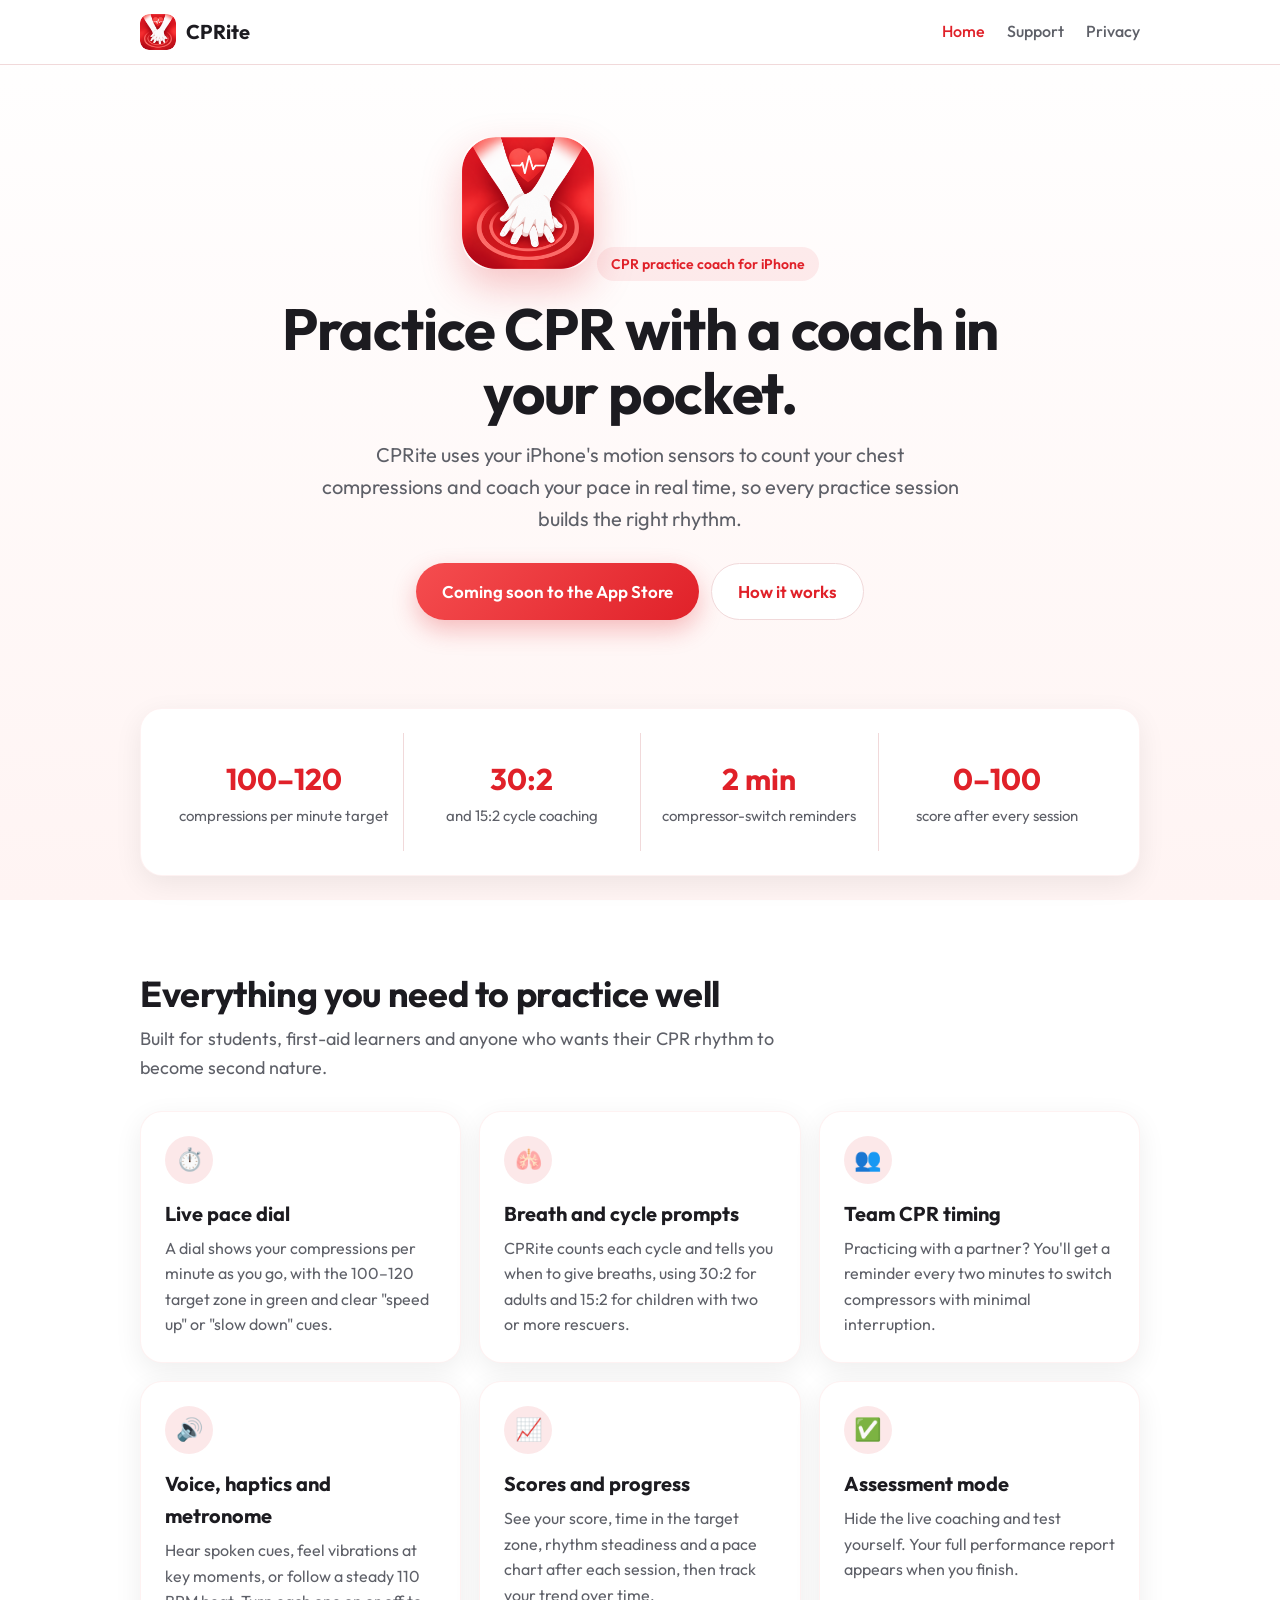
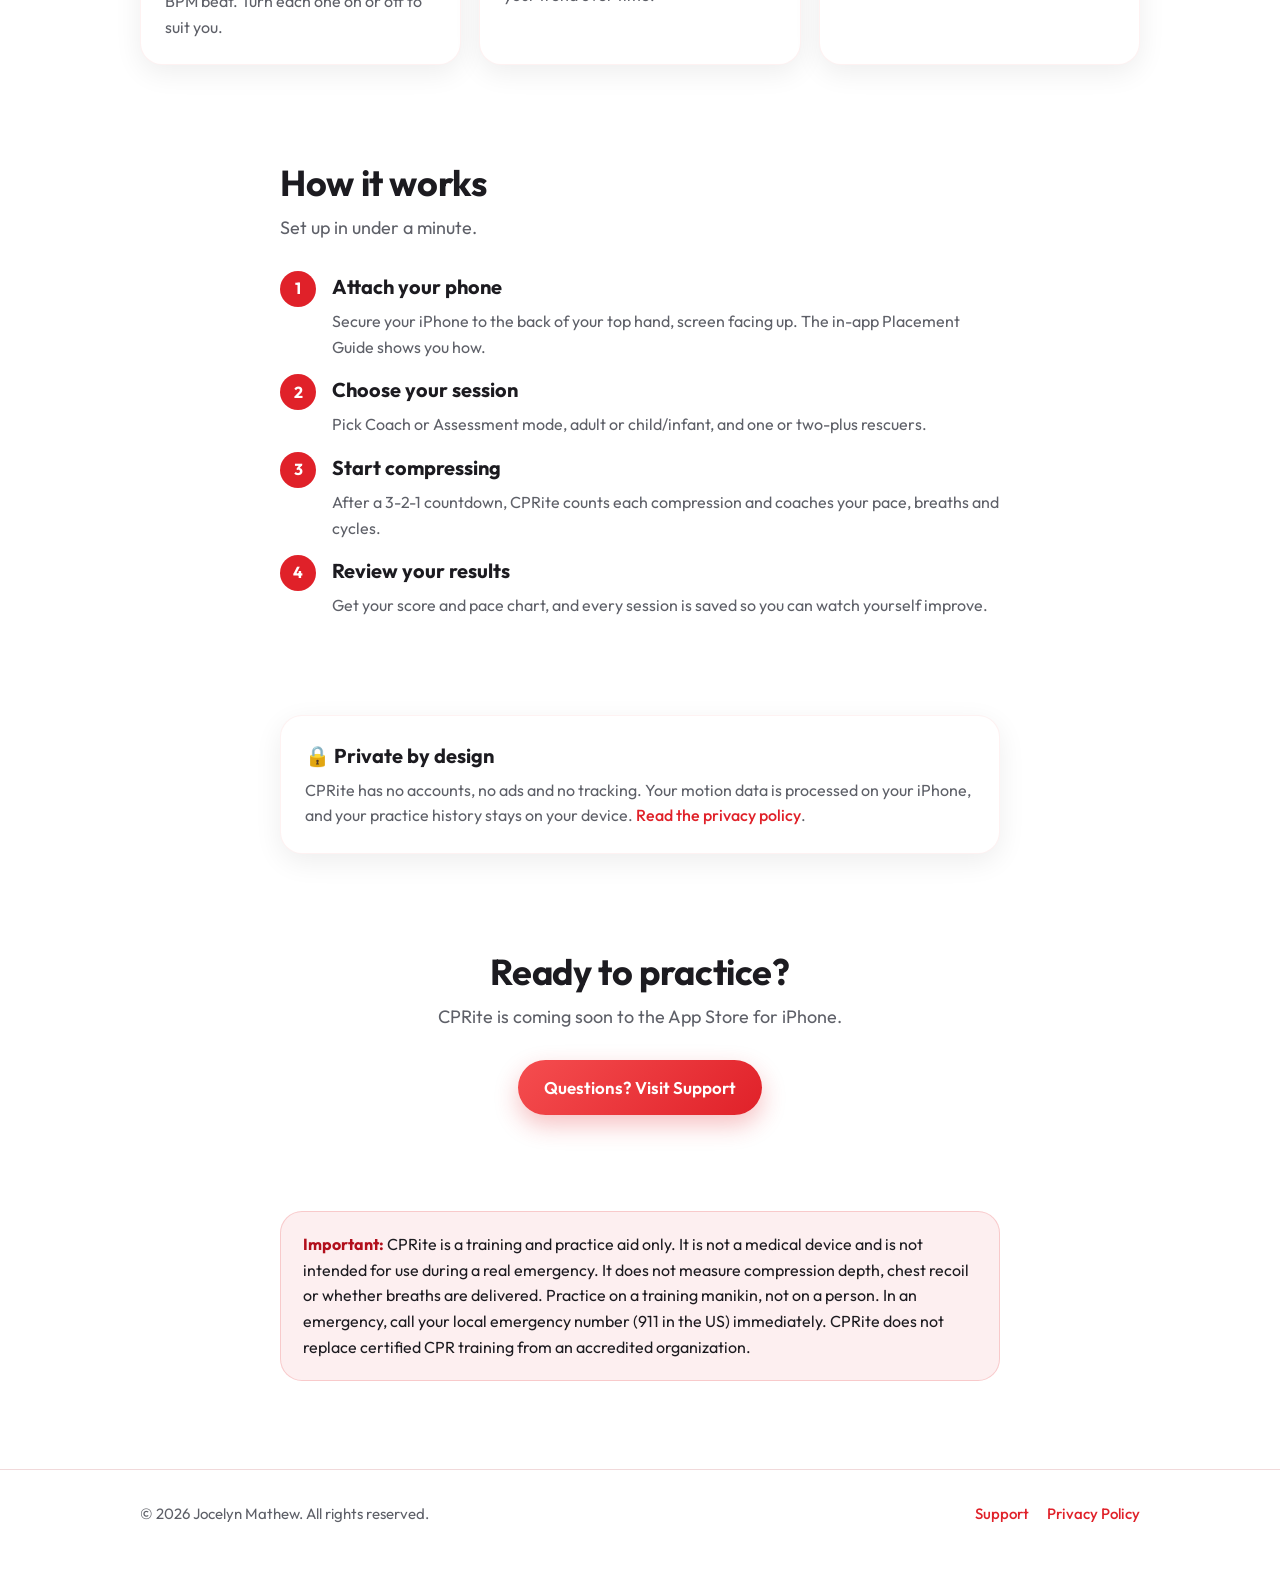
<file: index.html>
<!doctype html>
<html lang="en">
<head>
  <meta charset="utf-8">
  <meta name="viewport" content="width=device-width, initial-scale=1">
  <title>CPRite – CPR Practice Coach</title>
  <meta name="description" content="CPRite turns your iPhone into a CPR practice coach. Live compression-pace feedback, breath and cycle prompts, team timing, and a score after every session.">
  <link rel="icon" type="image/png" href="favicon.png">
  <link rel="apple-touch-icon" href="apple-touch-icon.png">
  <meta property="og:title" content="CPRite – CPR Practice Coach">
  <meta property="og:description" content="Practice CPR with real-time pace coaching from your iPhone's motion sensors.">
  <meta property="og:image" content="logo.png">
  <link rel="preconnect" href="https://fonts.googleapis.com">
  <link rel="preconnect" href="https://fonts.gstatic.com" crossorigin>
  <link href="https://fonts.googleapis.com/css2?family=Outfit:wght@400;500;600;700&display=swap" rel="stylesheet">
  <link rel="stylesheet" href="style.css">
</head>
<body>

<header class="site-header">
  <div class="wrap">
    <a class="brand" href="index.html"><img src="logo.png" alt=""><span>CPRite</span></a>
    <nav class="nav">
      <a class="active" href="index.html">Home</a>
      <a href="support.html">Support</a>
      <a href="privacy.html">Privacy</a>
    </nav>
  </div>
</header>

<main>

  <section class="hero">
    <div class="wrap">
      <img class="logo" src="logo.png" alt="CPRite app icon">
      <div class="eyebrow">CPR practice coach for iPhone</div>
      <h1>Practice CPR with a coach in your pocket.</h1>
      <p class="lead">CPRite uses your iPhone's motion sensors to count your chest compressions and coach your pace in real time, so every practice session builds the right rhythm.</p>
      <div class="actions">
        <!-- When the app is live: change href to your App Store link and the text to "Download on the App Store" -->
        <a class="btn" href="#download">Coming soon to the App Store</a>
        <a class="btn secondary" href="#how">How it works</a>
      </div>
    </div>
  </section>

  <section>
    <div class="wrap">
      <div class="card stats">
        <div><strong>100–120</strong><span>compressions per minute target</span></div>
        <div><strong>30:2</strong><span>and 15:2 cycle coaching</span></div>
        <div><strong>2 min</strong><span>compressor-switch reminders</span></div>
        <div><strong>0–100</strong><span>score after every session</span></div>
      </div>
    </div>
  </section>

  <section id="features">
    <div class="wrap">
      <h2>Everything you need to practice well</h2>
      <p class="section-intro">Built for students, first-aid learners and anyone who wants their CPR rhythm to become second nature.</p>
      <div class="grid">
        <div class="card">
          <div class="badge">⏱️</div>
          <h3>Live pace dial</h3>
          <p>A dial shows your compressions per minute as you go, with the 100–120 target zone in green and clear "speed up" or "slow down" cues.</p>
        </div>
        <div class="card">
          <div class="badge">🫁</div>
          <h3>Breath and cycle prompts</h3>
          <p>CPRite counts each cycle and tells you when to give breaths, using 30:2 for adults and 15:2 for children with two or more rescuers.</p>
        </div>
        <div class="card">
          <div class="badge">👥</div>
          <h3>Team CPR timing</h3>
          <p>Practicing with a partner? You'll get a reminder every two minutes to switch compressors with minimal interruption.</p>
        </div>
        <div class="card">
          <div class="badge">🔊</div>
          <h3>Voice, haptics and metronome</h3>
          <p>Hear spoken cues, feel vibrations at key moments, or follow a steady 110 BPM beat. Turn each one on or off to suit you.</p>
        </div>
        <div class="card">
          <div class="badge">📈</div>
          <h3>Scores and progress</h3>
          <p>See your score, time in the target zone, rhythm steadiness and a pace chart after each session, then track your trend over time.</p>
        </div>
        <div class="card">
          <div class="badge">✅</div>
          <h3>Assessment mode</h3>
          <p>Hide the live coaching and test yourself. Your full performance report appears when you finish.</p>
        </div>
      </div>
    </div>
  </section>

  <section id="how">
    <div class="wrap narrow">
      <h2>How it works</h2>
      <p class="section-intro">Set up in under a minute.</p>
      <div class="steps">
        <div class="step"><div><h3>Attach your phone</h3><p>Secure your iPhone to the back of your top hand, screen facing up. The in-app Placement Guide shows you how.</p></div></div>
        <div class="step"><div><h3>Choose your session</h3><p>Pick Coach or Assessment mode, adult or child/infant, and one or two-plus rescuers.</p></div></div>
        <div class="step"><div><h3>Start compressing</h3><p>After a 3-2-1 countdown, CPRite counts each compression and coaches your pace, breaths and cycles.</p></div></div>
        <div class="step"><div><h3>Review your results</h3><p>Get your score and pace chart, and every session is saved so you can watch yourself improve.</p></div></div>
      </div>
    </div>
  </section>

  <section>
    <div class="wrap narrow">
      <div class="card">
        <h3>🔒 Private by design</h3>
        <p>CPRite has no accounts, no ads and no tracking. Your motion data is processed on your iPhone, and your practice history stays on your device. <a href="privacy.html">Read the privacy policy</a>.</p>
      </div>
    </div>
  </section>

  <section id="download">
    <div class="wrap narrow" style="text-align:center">
      <h2>Ready to practice?</h2>
      <p class="section-intro" style="margin-left:auto;margin-right:auto">CPRite is coming soon to the App Store for iPhone.</p>
      <!-- When the app is live: change href to your App Store link and the text to "Download on the App Store" -->
      <a class="btn" href="support.html">Questions? Visit Support</a>
    </div>
  </section>

  <section>
    <div class="wrap narrow">
      <div class="notice">
        <strong>Important:</strong> CPRite is a training and practice aid only. It is not a medical device and is not intended for use during a real emergency. It does not measure compression depth, chest recoil or whether breaths are delivered. Practice on a training manikin, not on a person. In an emergency, call your local emergency number (911 in the US) immediately. CPRite does not replace certified CPR training from an accredited organization.
      </div>
    </div>
  </section>

</main>

<footer class="site-footer">
  <div class="wrap">
    <span>© 2026 Jocelyn Mathew. All rights reserved.</span>
    <nav>
      <a href="support.html">Support</a>
      <a href="privacy.html">Privacy Policy</a>
    </nav>
  </div>
</footer>

</body>
</html>
</file>
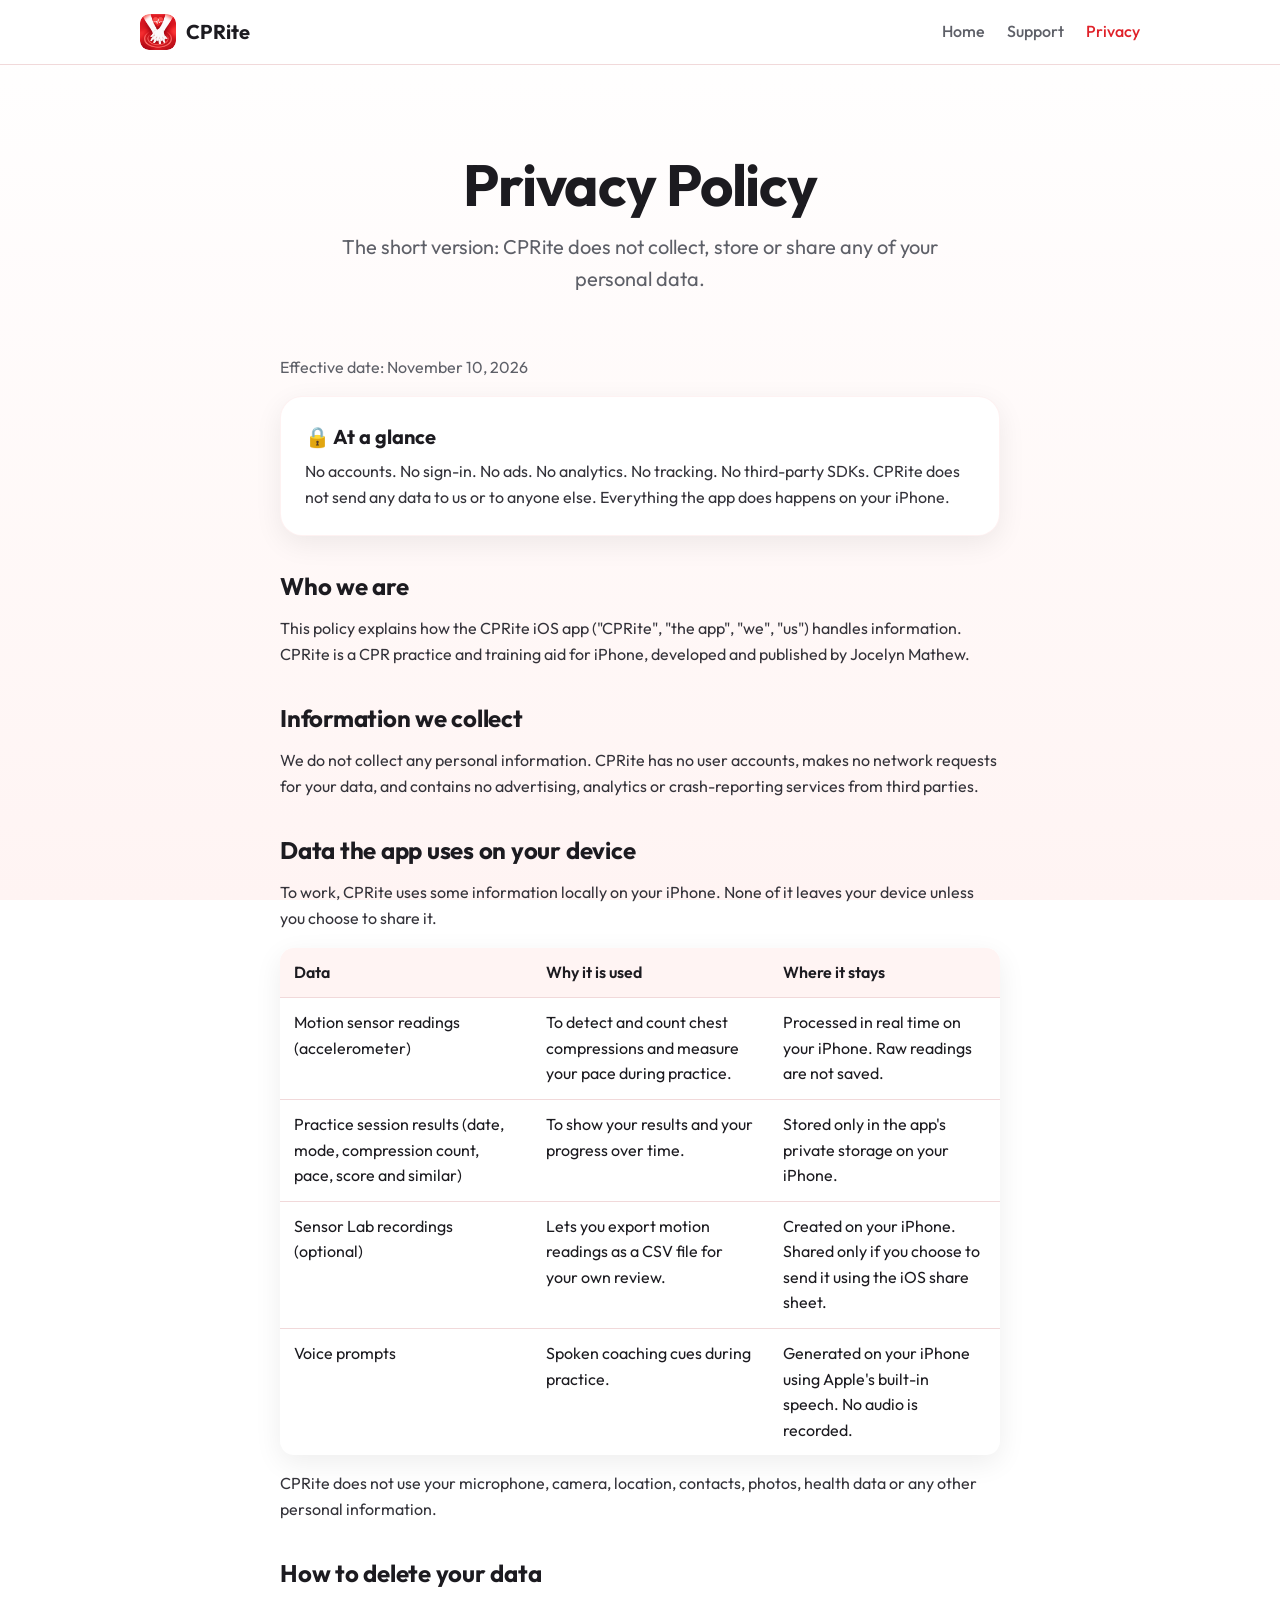
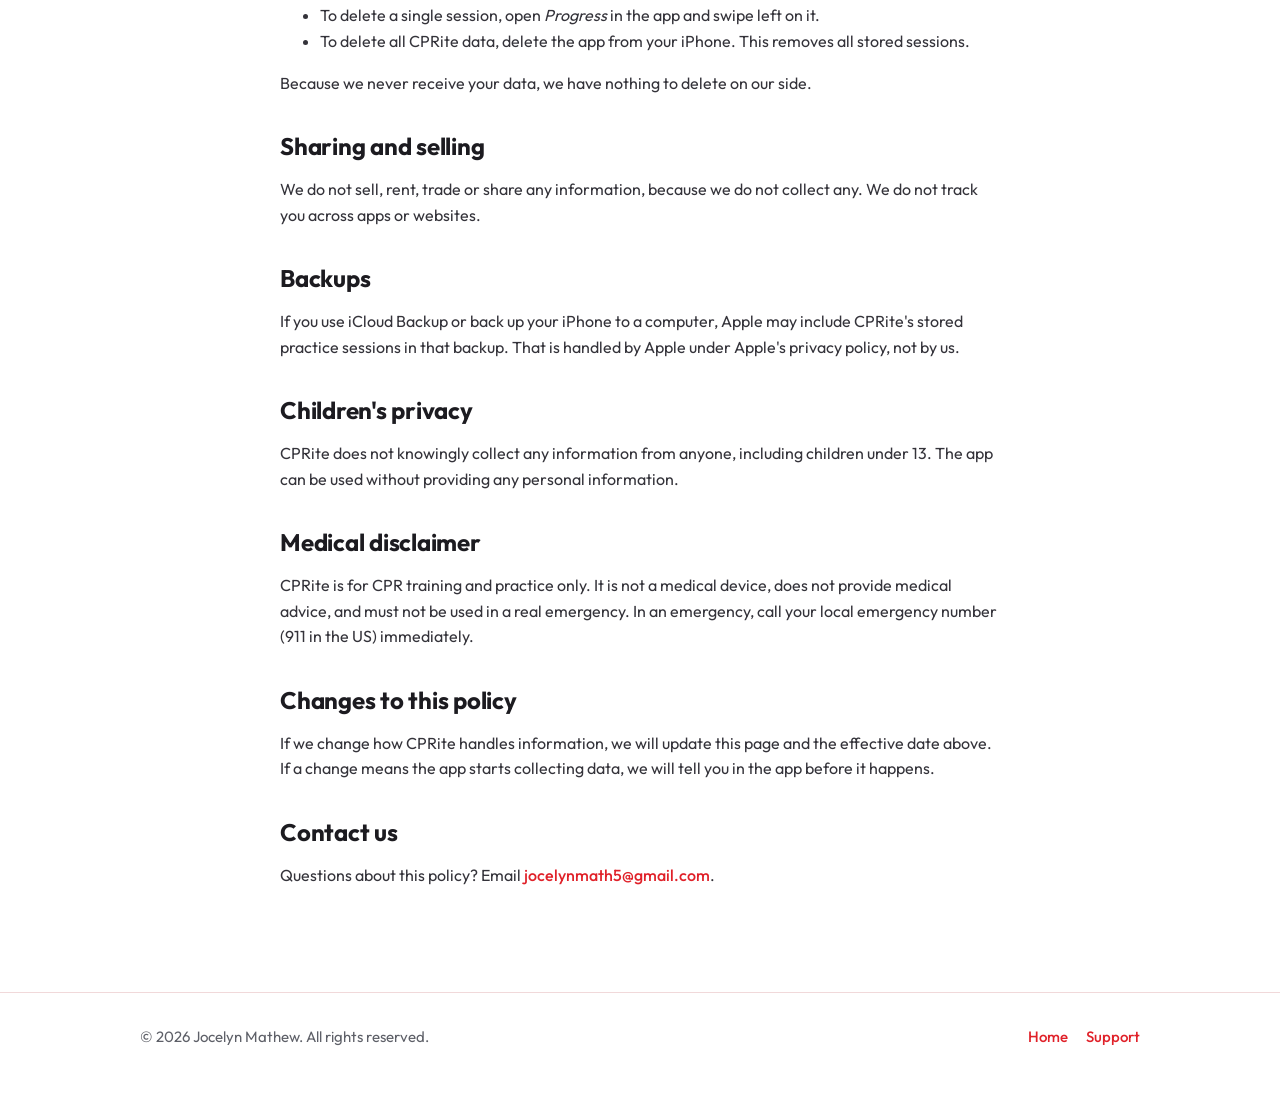
<file: privacy.html>
<!doctype html>
<html lang="en">
<head>
  <meta charset="utf-8">
  <meta name="viewport" content="width=device-width, initial-scale=1">
  <title>CPRite Privacy Policy</title>
  <meta name="description" content="CPRite privacy policy. CPRite collects no personal data: no accounts, no ads, no tracking. Your practice data stays on your iPhone.">
  <link rel="icon" type="image/png" href="favicon.png">
  <link rel="apple-touch-icon" href="apple-touch-icon.png">
  <link rel="preconnect" href="https://fonts.googleapis.com">
  <link rel="preconnect" href="https://fonts.gstatic.com" crossorigin>
  <link href="https://fonts.googleapis.com/css2?family=Outfit:wght@400;500;600;700&display=swap" rel="stylesheet">
  <link rel="stylesheet" href="style.css">
</head>
<body>

<header class="site-header">
  <div class="wrap">
    <a class="brand" href="index.html"><img src="logo.png" alt=""><span>CPRite</span></a>
    <nav class="nav">
      <a href="index.html">Home</a>
      <a href="support.html">Support</a>
      <a class="active" href="privacy.html">Privacy</a>
    </nav>
  </div>
</header>

<main class="legal">

  <section class="hero" style="padding-bottom:8px">
    <div class="wrap narrow">
      <h1>Privacy Policy</h1>
      <p class="lead">The short version: CPRite does not collect, store or share any of your personal data.</p>
    </div>
  </section>

  <section style="padding-top:8px">
    <div class="wrap narrow">
      <p class="updated">Effective date: November 10, 2026</p>

      <div class="card">
        <h3>🔒 At a glance</h3>
        <p>No accounts. No sign-in. No ads. No analytics. No tracking. No third-party SDKs. CPRite does not send any data to us or to anyone else. Everything the app does happens on your iPhone.</p>
      </div>

      <h2>Who we are</h2>
      <p>This policy explains how the CPRite iOS app ("CPRite", "the app", "we", "us") handles information. CPRite is a CPR practice and training aid for iPhone, developed and published by Jocelyn Mathew.</p>

      <h2>Information we collect</h2>
      <p>We do not collect any personal information. CPRite has no user accounts, makes no network requests for your data, and contains no advertising, analytics or crash-reporting services from third parties.</p>

      <h2>Data the app uses on your device</h2>
      <p>To work, CPRite uses some information locally on your iPhone. None of it leaves your device unless you choose to share it.</p>
      <table>
        <thead>
          <tr><th>Data</th><th>Why it is used</th><th>Where it stays</th></tr>
        </thead>
        <tbody>
          <tr><td>Motion sensor readings (accelerometer)</td><td>To detect and count chest compressions and measure your pace during practice.</td><td>Processed in real time on your iPhone. Raw readings are not saved.</td></tr>
          <tr><td>Practice session results (date, mode, compression count, pace, score and similar)</td><td>To show your results and your progress over time.</td><td>Stored only in the app's private storage on your iPhone.</td></tr>
          <tr><td>Sensor Lab recordings (optional)</td><td>Lets you export motion readings as a CSV file for your own review.</td><td>Created on your iPhone. Shared only if you choose to send it using the iOS share sheet.</td></tr>
          <tr><td>Voice prompts</td><td>Spoken coaching cues during practice.</td><td>Generated on your iPhone using Apple's built-in speech. No audio is recorded.</td></tr>
        </tbody>
      </table>
      <p>CPRite does not use your microphone, camera, location, contacts, photos, health data or any other personal information.</p>

      <h2>How to delete your data</h2>
      <ul>
        <li>To delete a single session, open <em>Progress</em> in the app and swipe left on it.</li>
        <li>To delete all CPRite data, delete the app from your iPhone. This removes all stored sessions.</li>
      </ul>
      <p>Because we never receive your data, we have nothing to delete on our side.</p>

      <h2>Sharing and selling</h2>
      <p>We do not sell, rent, trade or share any information, because we do not collect any. We do not track you across apps or websites.</p>

      <h2>Backups</h2>
      <p>If you use iCloud Backup or back up your iPhone to a computer, Apple may include CPRite's stored practice sessions in that backup. That is handled by Apple under Apple's privacy policy, not by us.</p>

      <h2>Children's privacy</h2>
      <p>CPRite does not knowingly collect any information from anyone, including children under 13. The app can be used without providing any personal information.</p>

      <h2>Medical disclaimer</h2>
      <p>CPRite is for CPR training and practice only. It is not a medical device, does not provide medical advice, and must not be used in a real emergency. In an emergency, call your local emergency number (911 in the US) immediately.</p>

      <h2>Changes to this policy</h2>
      <p>If we change how CPRite handles information, we will update this page and the effective date above. If a change means the app starts collecting data, we will tell you in the app before it happens.</p>

      <h2>Contact us</h2>
      <p>Questions about this policy? Email <a href="mailto:jocelynmath5@gmail.com">jocelynmath5@gmail.com</a>.</p>
    </div>
  </section>

</main>

<footer class="site-footer">
  <div class="wrap">
    <span>© 2026 Jocelyn Mathew. All rights reserved.</span>
    <nav>
      <a href="index.html">Home</a>
      <a href="support.html">Support</a>
    </nav>
  </div>
</footer>

</body>
</html>
</file>
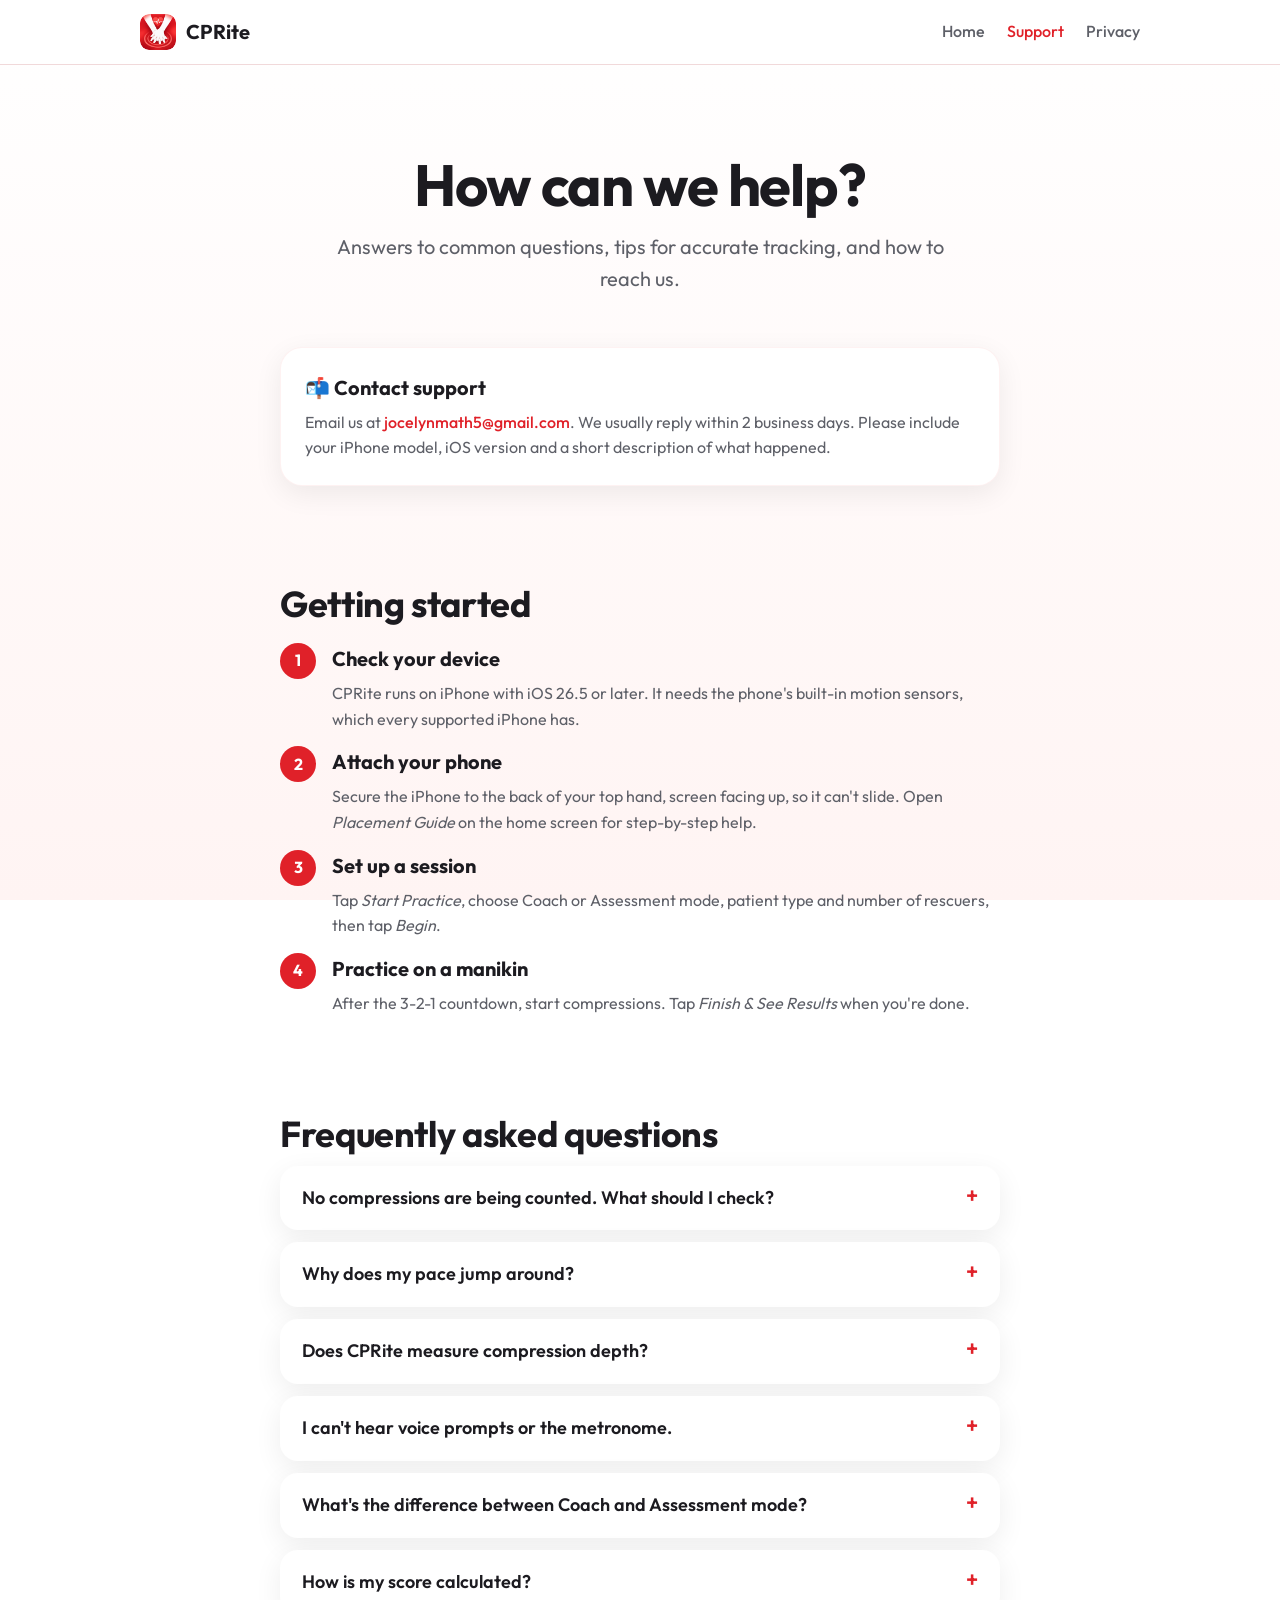
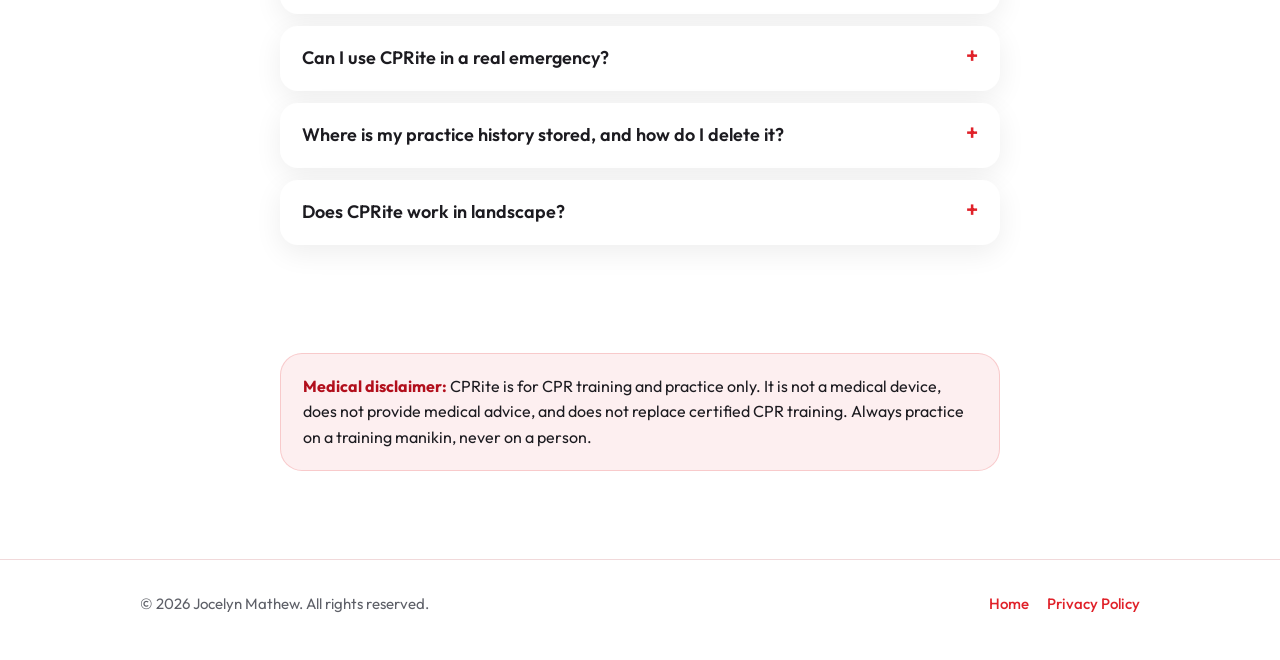
<file: support.html>
<!doctype html>
<html lang="en">
<head>
  <meta charset="utf-8">
  <meta name="viewport" content="width=device-width, initial-scale=1">
  <title>CPRite Support</title>
  <meta name="description" content="Get help with CPRite: setup, troubleshooting, frequently asked questions and how to contact support.">
  <link rel="icon" type="image/png" href="favicon.png">
  <link rel="apple-touch-icon" href="apple-touch-icon.png">
  <link rel="preconnect" href="https://fonts.googleapis.com">
  <link rel="preconnect" href="https://fonts.gstatic.com" crossorigin>
  <link href="https://fonts.googleapis.com/css2?family=Outfit:wght@400;500;600;700&display=swap" rel="stylesheet">
  <link rel="stylesheet" href="style.css">
</head>
<body>

<header class="site-header">
  <div class="wrap">
    <a class="brand" href="index.html"><img src="logo.png" alt=""><span>CPRite</span></a>
    <nav class="nav">
      <a href="index.html">Home</a>
      <a class="active" href="support.html">Support</a>
      <a href="privacy.html">Privacy</a>
    </nav>
  </div>
</header>

<main>

  <section class="hero" style="padding-bottom:16px">
    <div class="wrap narrow">
      <h1>How can we help?</h1>
      <p class="lead">Answers to common questions, tips for accurate tracking, and how to reach us.</p>
    </div>
  </section>

  <section style="padding-top:8px">
    <div class="wrap narrow">
      <div class="card">
        <h3>📬 Contact support</h3>
        <p>Email us at <a href="mailto:jocelynmath5@gmail.com">jocelynmath5@gmail.com</a>. We usually reply within 2 business days. Please include your iPhone model, iOS version and a short description of what happened.</p>
      </div>
    </div>
  </section>

  <section>
    <div class="wrap narrow">
      <h2>Getting started</h2>
      <div class="steps" style="margin-top:18px">
        <div class="step"><div><h3>Check your device</h3><p>CPRite runs on iPhone with iOS 26.5 or later. It needs the phone's built-in motion sensors, which every supported iPhone has.</p></div></div>
        <div class="step"><div><h3>Attach your phone</h3><p>Secure the iPhone to the back of your top hand, screen facing up, so it can't slide. Open <em>Placement Guide</em> on the home screen for step-by-step help.</p></div></div>
        <div class="step"><div><h3>Set up a session</h3><p>Tap <em>Start Practice</em>, choose Coach or Assessment mode, patient type and number of rescuers, then tap <em>Begin</em>.</p></div></div>
        <div class="step"><div><h3>Practice on a manikin</h3><p>After the 3-2-1 countdown, start compressions. Tap <em>Finish &amp; See Results</em> when you're done.</p></div></div>
      </div>
    </div>
  </section>

  <section>
    <div class="wrap narrow">
      <h2>Frequently asked questions</h2>

      <details>
        <summary>No compressions are being counted. What should I check?</summary>
        <ul>
          <li>Make sure the phone is firmly attached to the back of your hand, screen facing up and lying flat.</li>
          <li>Wait for the 3-2-1 countdown to finish. The first second after it ends is ignored while the sensor settles.</li>
          <li>Use firm, straight up-and-down compressions. Side-to-side or rocking motion is filtered out.</li>
          <li>Open <em>Sensor Lab</em> on the home screen to check that live motion values change as you move.</li>
        </ul>
      </details>

      <details>
        <summary>Why does my pace jump around?</summary>
        <p>The pace dial updates with each compression and averages your last few. Uneven rhythm, pauses or a loosely attached phone make it jump. Try the 110 BPM metronome in Setup to lock in a steady beat.</p>
      </details>

      <details>
        <summary>Does CPRite measure compression depth?</summary>
        <p>Not yet. CPRite measures compression rate, rhythm, count and timing. It does not measure depth, chest recoil or whether breaths are delivered. Use a feedback manikin or an instructor to check depth.</p>
      </details>

      <details>
        <summary>I can't hear voice prompts or the metronome.</summary>
        <p>Turn up your iPhone's media volume and make sure Voice Prompts or Pace Metronome is turned on in Setup. Voice prompts and the metronome are only available in Coach mode.</p>
      </details>

      <details>
        <summary>What's the difference between Coach and Assessment mode?</summary>
        <p>Coach mode gives live pace feedback, breath prompts, haptics and compressor-switch reminders. Assessment mode hides live coaching and shows your full report when you finish, so you can test yourself.</p>
      </details>

      <details>
        <summary>How is my score calculated?</summary>
        <p>Your 0–100 score combines the share of compressions in the 100–120 per minute target zone (60%), how steady your rhythm was (25%), and how much of the session you spent compressing (15%).</p>
      </details>

      <details>
        <summary>Can I use CPRite in a real emergency?</summary>
        <p>No. CPRite is a practice and training aid only, and it is not a medical device. In an emergency, call your local emergency number (911 in the US) right away and follow the dispatcher's instructions.</p>
      </details>

      <details>
        <summary>Where is my practice history stored, and how do I delete it?</summary>
        <p>Your sessions are stored only on your iPhone. To delete one, open <em>Progress</em> and swipe left on it. To delete everything, delete the CPRite app. See our <a href="privacy.html">Privacy Policy</a> for details.</p>
      </details>

      <details>
        <summary>Does CPRite work in landscape?</summary>
        <p>Yes. The practice screen switches to a landscape layout automatically when you rotate your phone. If it doesn't rotate, check that Portrait Orientation Lock is off in Control Center.</p>
      </details>
    </div>
  </section>

  <section>
    <div class="wrap narrow">
      <div class="notice">
        <strong>Medical disclaimer:</strong> CPRite is for CPR training and practice only. It is not a medical device, does not provide medical advice, and does not replace certified CPR training. Always practice on a training manikin, never on a person.
      </div>
    </div>
  </section>

</main>

<footer class="site-footer">
  <div class="wrap">
    <span>© 2026 Jocelyn Mathew. All rights reserved.</span>
    <nav>
      <a href="index.html">Home</a>
      <a href="privacy.html">Privacy Policy</a>
    </nav>
  </div>
</footer>

</body>
</html>
</file>
<file: style.css>
/* CPRite website — shared styles. Colors match the app. */

:root {
  --brand: #E02129;
  --brand-light: #F54D4F;
  --brand-deep: #B20F1C;
  --ink: #1C1B20;
  --muted: #5E6068;
  --line: #F1D9DA;
  --bg: #FFFFFF;
  --bg-tint: #FFF4F3;
  --card: #FFFFFF;
  --green: #33A36B;
  --radius: 22px;
  --shadow: 0 8px 28px rgba(0, 0, 0, 0.07);
}

* { box-sizing: border-box; }

html { scroll-behavior: smooth; }

body {
  margin: 0;
  font-family: "Outfit", -apple-system, BlinkMacSystemFont, "Segoe UI", Roboto, sans-serif;
  color: var(--ink);
  background: linear-gradient(180deg, var(--bg) 0%, var(--bg-tint) 100%);
  background-attachment: fixed;
  line-height: 1.6;
  -webkit-font-smoothing: antialiased;
}

a { color: var(--brand); text-decoration: none; font-weight: 500; }
a:hover { text-decoration: underline; }

.wrap { max-width: 1040px; margin: 0 auto; padding: 0 20px; }
.narrow { max-width: 760px; }

/* Header */
.site-header {
  position: sticky; top: 0; z-index: 10;
  background: rgba(255, 255, 255, 0.86);
  backdrop-filter: saturate(180%) blur(14px);
  -webkit-backdrop-filter: saturate(180%) blur(14px);
  border-bottom: 1px solid var(--line);
}
.site-header .wrap {
  display: flex; align-items: center; justify-content: space-between;
  height: 64px; gap: 16px;
}
.brand { display: flex; align-items: center; gap: 10px; color: var(--ink); font-weight: 700; font-size: 20px; }
.brand:hover { text-decoration: none; }
.brand img { width: 36px; height: 36px; border-radius: 9px; }
.nav { display: flex; gap: 22px; }
.nav a { color: var(--muted); font-weight: 500; }
.nav a.active, .nav a:hover { color: var(--brand); text-decoration: none; }

/* Buttons */
.btn {
  display: inline-flex; align-items: center; gap: 8px;
  padding: 14px 26px; border-radius: 999px;
  font-weight: 600; font-size: 17px;
  background: linear-gradient(135deg, var(--brand-light), var(--brand));
  color: #fff;
  box-shadow: 0 10px 24px rgba(224, 33, 41, 0.28);
}
.btn:hover { text-decoration: none; filter: brightness(1.04); }
.btn.secondary { background: #fff; color: var(--brand); border: 1px solid var(--line); box-shadow: none; }

/* Hero */
.hero { padding: 72px 0 40px; text-align: center; }
.hero img.logo { width: 132px; height: 132px; border-radius: 30px; box-shadow: 0 18px 40px rgba(224, 33, 41, 0.25); }
.eyebrow { display: inline-block; margin-top: 26px; padding: 6px 14px; border-radius: 999px; background: rgba(224, 33, 41, 0.08); color: var(--brand); font-weight: 600; font-size: 14px; }
.hero h1 { font-size: clamp(36px, 6vw, 58px); line-height: 1.1; margin: 16px auto 14px; max-width: 760px; letter-spacing: -0.02em; }
.hero p.lead { font-size: 20px; color: var(--muted); max-width: 640px; margin: 0 auto 28px; }
.hero .actions { display: flex; gap: 12px; justify-content: center; flex-wrap: wrap; }

/* Sections */
section { padding: 48px 0; }
h2 { font-size: clamp(26px, 4vw, 36px); line-height: 1.2; margin: 0 0 10px; letter-spacing: -0.01em; }
h3 { font-size: 20px; margin: 0 0 6px; }
.section-intro { color: var(--muted); font-size: 18px; margin: 0 0 28px; max-width: 640px; }

.grid { display: grid; gap: 18px; grid-template-columns: repeat(auto-fit, minmax(240px, 1fr)); }

.card {
  background: var(--card); border-radius: var(--radius);
  box-shadow: var(--shadow); padding: 24px;
  border: 1px solid rgba(224, 33, 41, 0.06);
}
.card p { margin: 0; color: var(--muted); }

.badge {
  width: 48px; height: 48px; border-radius: 50%;
  display: grid; place-items: center; margin-bottom: 14px;
  background: rgba(224, 33, 41, 0.1); color: var(--brand);
  font-size: 22px;
}

/* Stats strip */
.stats { display: grid; grid-template-columns: repeat(auto-fit, minmax(160px, 1fr)); gap: 0; }
.stats div { text-align: center; padding: 22px 10px; }
.stats div + div { border-left: 1px solid var(--line); }
.stats strong { display: block; font-size: 30px; color: var(--brand); }
.stats span { color: var(--muted); font-size: 15px; }

/* Steps */
.steps { counter-reset: step; display: grid; gap: 14px; }
.step { display: flex; gap: 16px; align-items: flex-start; }
.step::before {
  counter-increment: step; content: counter(step);
  flex: 0 0 36px; height: 36px; border-radius: 50%;
  background: var(--brand); color: #fff; font-weight: 700;
  display: grid; place-items: center;
}
.step p { margin: 2px 0 0; color: var(--muted); }

/* Notice */
.notice {
  border-radius: var(--radius); padding: 20px 22px;
  background: rgba(224, 33, 41, 0.07); border: 1px solid rgba(224, 33, 41, 0.18);
}
.notice strong { color: var(--brand-deep); }

/* FAQ */
details {
  background: var(--card); border-radius: 18px; box-shadow: var(--shadow);
  padding: 18px 22px; margin-bottom: 12px;
}
summary { cursor: pointer; font-weight: 600; font-size: 18px; list-style: none; display: flex; justify-content: space-between; gap: 12px; }
summary::-webkit-details-marker { display: none; }
summary::after { content: "+"; color: var(--brand); font-size: 22px; line-height: 1; }
details[open] summary::after { content: "–"; }
details p, details ul { color: var(--muted); margin: 12px 0 0; }

/* Legal text */
.legal h2 { font-size: 24px; margin-top: 36px; }
.legal p, .legal li { color: #34333A; }
.legal .updated { color: var(--muted); }
table { width: 100%; border-collapse: collapse; margin: 12px 0; background: #fff; border-radius: 14px; overflow: hidden; box-shadow: var(--shadow); }
th, td { text-align: left; padding: 12px 14px; border-bottom: 1px solid var(--line); vertical-align: top; font-size: 16px; }
th { background: var(--bg-tint); font-weight: 600; }
tr:last-child td { border-bottom: 0; }

/* Footer */
.site-footer { margin-top: 40px; padding: 32px 0 44px; border-top: 1px solid var(--line); color: var(--muted); font-size: 15px; }
.site-footer .wrap { display: flex; justify-content: space-between; flex-wrap: wrap; gap: 14px; }
.site-footer nav { display: flex; gap: 18px; flex-wrap: wrap; }

@media (max-width: 640px) {
  .nav { gap: 14px; font-size: 15px; }
  .brand span { display: none; }
  .hero { padding-top: 48px; }
  .stats div + div { border-left: 0; border-top: 1px solid var(--line); }
}
</file>
